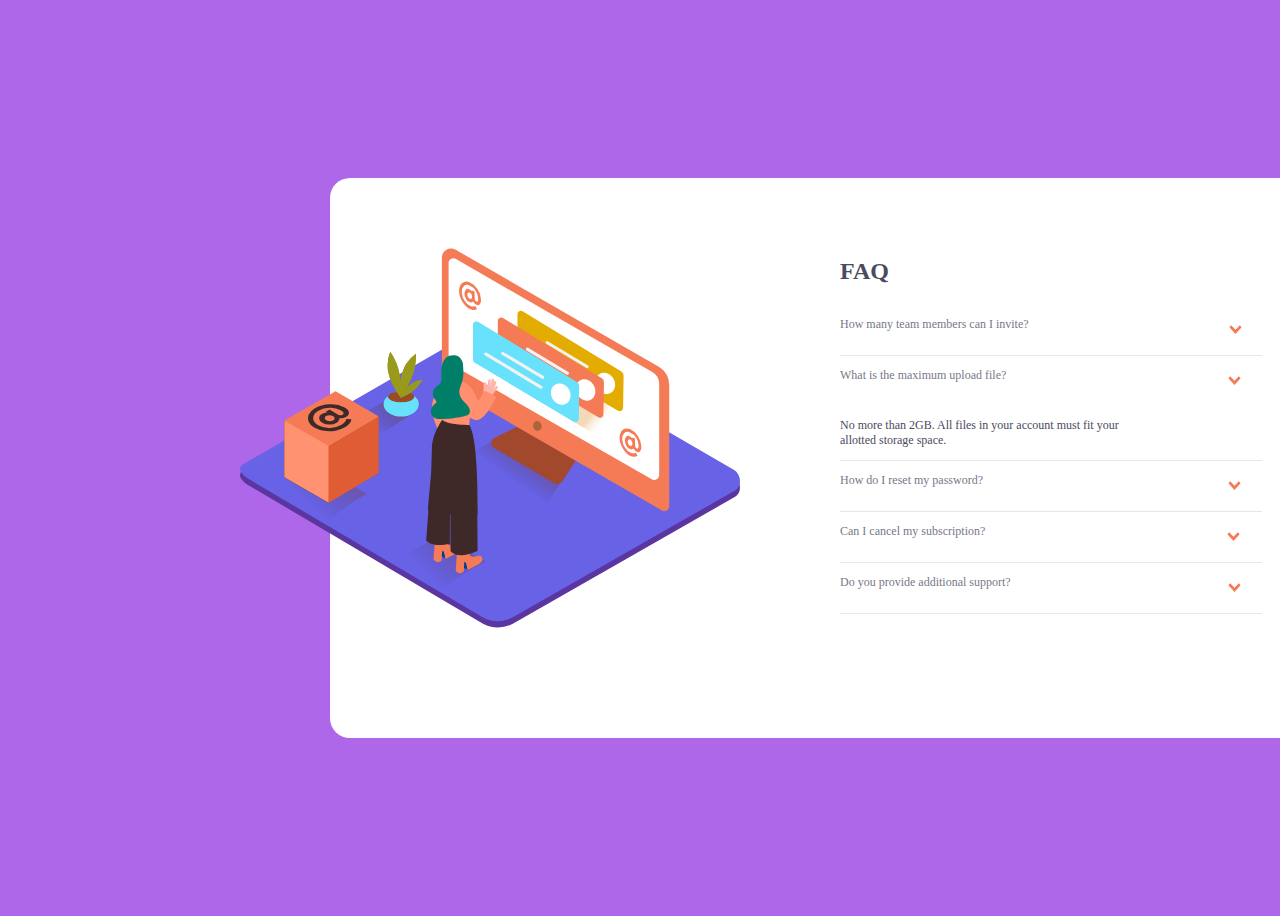
<file: faq-accordion-card-main/index.html>
<!DOCTYPE html>
<html lang="en">
<head>
    <meta charset="UTF-8">
    <meta http-equiv="X-UA-Compatible" content="IE=edge">
    <meta name="viewport" content="width=device-width, initial-scale=1.0">
    <title>Document</title>
    <link rel="stylesheet" href="styles.css">
</head>
<body>
    <div class="container" style="background-color: white;">
        <div class="image">
            <img src="./images/illustration-woman-online-mobile.svg" alt=""style="height:500px; width:500px; margin-left:-100px; ">
        </div>
        <div class="words">
            <div class="faq" style="color:hsl(237, 12%, 33%); font-weight: 500;">
                <h2>FAQ</h2>
            </div>
            <div class="members" style="border-bottom: 1px hsl(240, 5%, 91%) solid;">
                <p style="margin-right:180px; font-size: 12px; color:hsl(240, 6%, 50%);"> How many team members can I invite? </p>
                <img src="images/icon-arrow-down.svg" alt="" style="height: 10px;width:13px; padding: 20px;" >
            </div>
            <div class="what" >
                <p style="margin-right:202px; font-size: 12px; color:hsl(240, 6%, 50%);">What is the maximum upload file? </p>
                <img src="images/icon-arrow-down.svg" alt="" style="height: 10px;width:13px; padding: 20px;" >
            </div>
            <div class="more" style="border-bottom: 1px hsl(240, 5%, 91%) solid;">
                    <p style="font-size: 12px; color:hsl(237, 12%, 33%); font-weight: 400;"> No more than 2GB. All files in your account must fit your <br> allotted storage space.</p>
            </div>
                
            
            <div class="reset"style="border-bottom: 1px hsl(240, 5%, 91%) solid;">
                <p style="margin-right:225px; font-size: 12px; color:hsl(240, 6%, 50%);"> How do I reset my password?</p>
                <img src="images/icon-arrow-down.svg" alt=""style="height: 10px;width:13px; padding: 20px;" >
            </div>
            <div class="cancel" style="border-bottom: 1px hsl(240, 5%, 91%) solid;">
                <p style="margin-right:222px; font-size: 12px; color:hsl(240, 6%, 50%);">  Can I cancel my subscription?</p>
                <img src="images/icon-arrow-down.svg" alt=""style="height: 10px;width:13px; padding: 20px;" >
            </div>
            <div class="provide" style="border-bottom: 1px hsl(240, 5%, 91%) solid;">
                <p style="margin-right:197px; font-size: 12px; color:hsl(240, 6%, 50%);">Do you provide additional support?</p>
                <img src="images/icon-arrow-down.svg" alt=""style="height: 10px;width:13px; padding: 20px;" >
            </div>


        </div>


    </div>
    
</body>
</html>
</file>
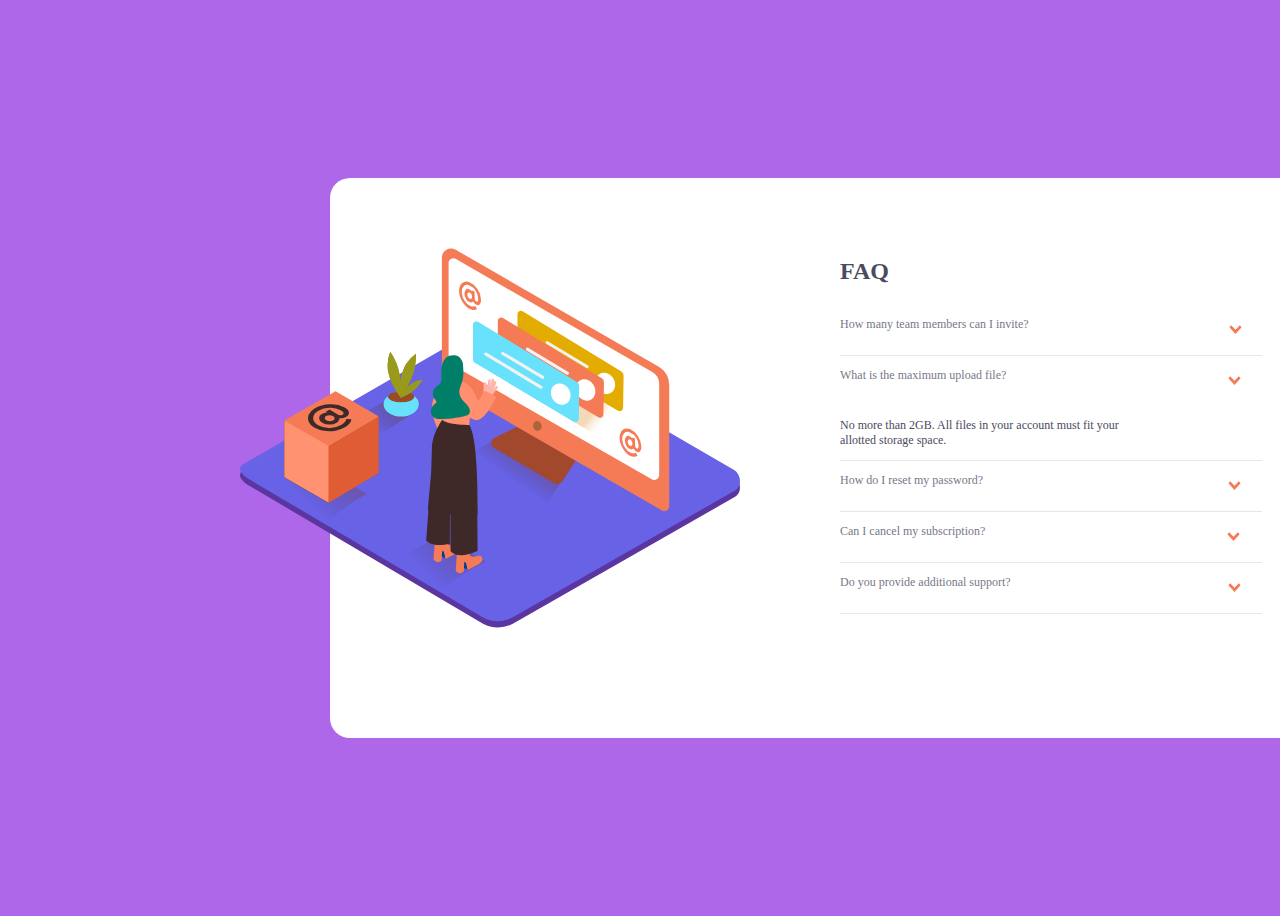
<file: faq-accordion-card-main/home.html>
<!DOCTYPE html>
<html lang="en">
<head>
    <meta charset="UTF-8">
    <meta http-equiv="X-UA-Compatible" content="IE=edge">
    <meta name="viewport" content="width=device-width, initial-scale=1.0">
    <title>Document</title>
    <link rel="stylesheet" href="styles.css">
</head>
<body>
    <div class="container" style="background-color: white;">
        <div class="image">
            <img src="./images/illustration-woman-online-mobile.svg" alt=""style="height:500px; width:500px; margin-left:-100px; ">
        </div>
        <div class="words">
            <div class="faq" style="color:hsl(237, 12%, 33%); font-weight: 500;">
                <h2>FAQ</h2>
            </div>
            <div class="members" style="border-bottom: 1px hsl(240, 5%, 91%) solid;">
                <p style="margin-right:180px; font-size: 12px; color:hsl(240, 6%, 50%);"> How many team members can I invite? </p>
                <img src="images/icon-arrow-down.svg" alt="" style="height: 10px;width:13px; padding: 20px;" >
            </div>
            <div class="what" >
                <p style="margin-right:202px; font-size: 12px; color:hsl(240, 6%, 50%);">What is the maximum upload file? </p>
                <img src="images/icon-arrow-down.svg" alt="" style="height: 10px;width:13px; padding: 20px;" >
            </div>
            <div class="more" style="border-bottom: 1px hsl(240, 5%, 91%) solid;">
                    <p style="font-size: 12px; color:hsl(237, 12%, 33%); font-weight: 400;"> No more than 2GB. All files in your account must fit your <br> allotted storage space.</p>
            </div>
                
            
            <div class="reset"style="border-bottom: 1px hsl(240, 5%, 91%) solid;">
                <p style="margin-right:225px; font-size: 12px; color:hsl(240, 6%, 50%);"> How do I reset my password?</p>
                <img src="images/icon-arrow-down.svg" alt=""style="height: 10px;width:13px; padding: 20px;" >
            </div>
            <div class="cancel" style="border-bottom: 1px hsl(240, 5%, 91%) solid;">
                <p style="margin-right:222px; font-size: 12px; color:hsl(240, 6%, 50%);">  Can I cancel my subscription?</p>
                <img src="images/icon-arrow-down.svg" alt=""style="height: 10px;width:13px; padding: 20px;" >
            </div>
            <div class="provide" style="border-bottom: 1px hsl(240, 5%, 91%) solid;">
                <p style="margin-right:197px; font-size: 12px; color:hsl(240, 6%, 50%);">Do you provide additional support?</p>
                <img src="images/icon-arrow-down.svg" alt=""style="height: 10px;width:13px; padding: 20px;" >
            </div>


        </div>


    </div>
    
</body>
</html>
</file>
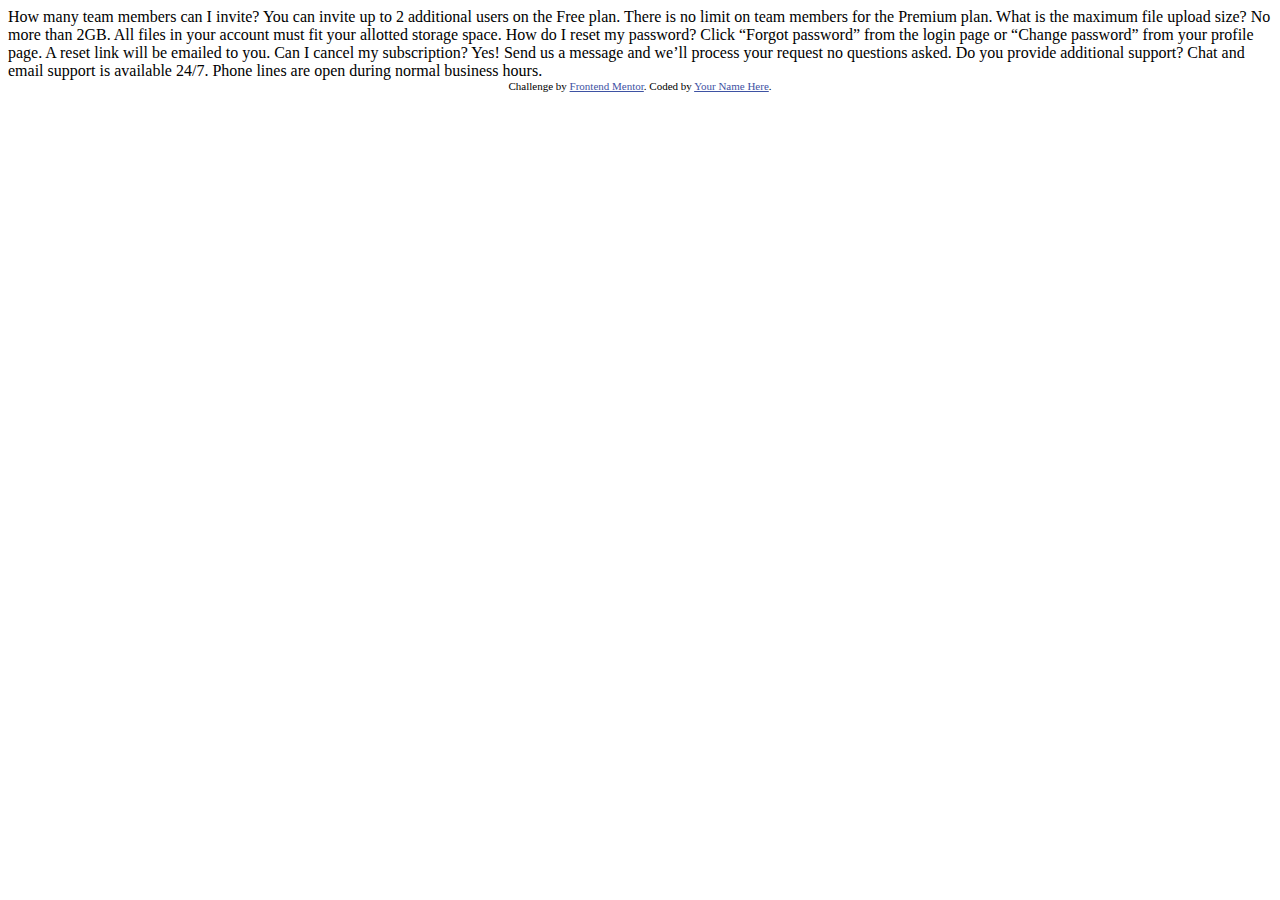
<file: faq-accordion-card-main/one.html>
<!DOCTYPE html>
<html lang="en">
<head>
  <meta charset="UTF-8">
  <meta name="viewport" content="width=device-width, initial-scale=1.0"> <!-- displays site properly based on user's device -->

  <link rel="icon" type="image/png" sizes="32x32" href="./images/favicon-32x32.png">
  
  <title>Frontend Mentor | FAQ Accordion Card</title>

  <!-- Feel free to remove these styles or customise in your own stylesheet 👍 -->
  <style>
    .attribution { font-size: 11px; text-align: center; }
    .attribution a { color: hsl(228, 45%, 44%); }
  </style>
</head>
<body>
  How many team members can I invite?
  You can invite up to 2 additional users on the Free plan. There is no limit on 
  team members for the Premium plan.

  What is the maximum file upload size?
  No more than 2GB. All files in your account must fit your allotted storage space.

  How do I reset my password?
  Click “Forgot password” from the login page or “Change password” from your profile page.
  A reset link will be emailed to you.

  Can I cancel my subscription?
  Yes! Send us a message and we’ll process your request no questions asked.

  Do you provide additional support?
  Chat and email support is available 24/7. Phone lines are open during normal business hours.

  <div class="attribution">
    Challenge by <a href="https://www.frontendmentor.io?ref=challenge" target="_blank">Frontend Mentor</a>. 
    Coded by <a href="#">Your Name Here</a>.
  </div>
</body>
</html>
</file>
<file: faq-accordion-card-main/styles.css>
.container{
    width:70%;
    /* background-color: blue; */
    padding:10px;
    height:60%;
    display:flex;
    flex-direction: row;
    border-radius: 20px;
     /* margin-top: 150px; */
    margin-left: 300px; 
    
    
    
}
body{
    place-items: center;
    
    display:flex;
    /* place-items: center; */ 
    height:100vh;
    width:1440px;
    margin-left:30px;
    background-color: hsl(273, 75%, 66%);
    background-color: gradient hsl(240, 73%, 65%);
     
}
.words{
    display: flex;
    flex-direction: column;
    margin-left: 100px;
    margin-top:50px;
}
.members{
    /* background-color: yellow; */
    display: flex;
    flex-direction: row;
}
.what{
    display: flex;
    flex-direction: row;
}
.more{
    display: flex;
    flex-direction: column;
}
.reset{
    display: flex;
    flex-direction: row;
}
.column{
    display: flex;
    flex-direction: row;
}
.provide{
    display: flex;
    flex-direction: row;
}
.cancel{
    display: flex;
    flex-direction: row;
}
</file>
